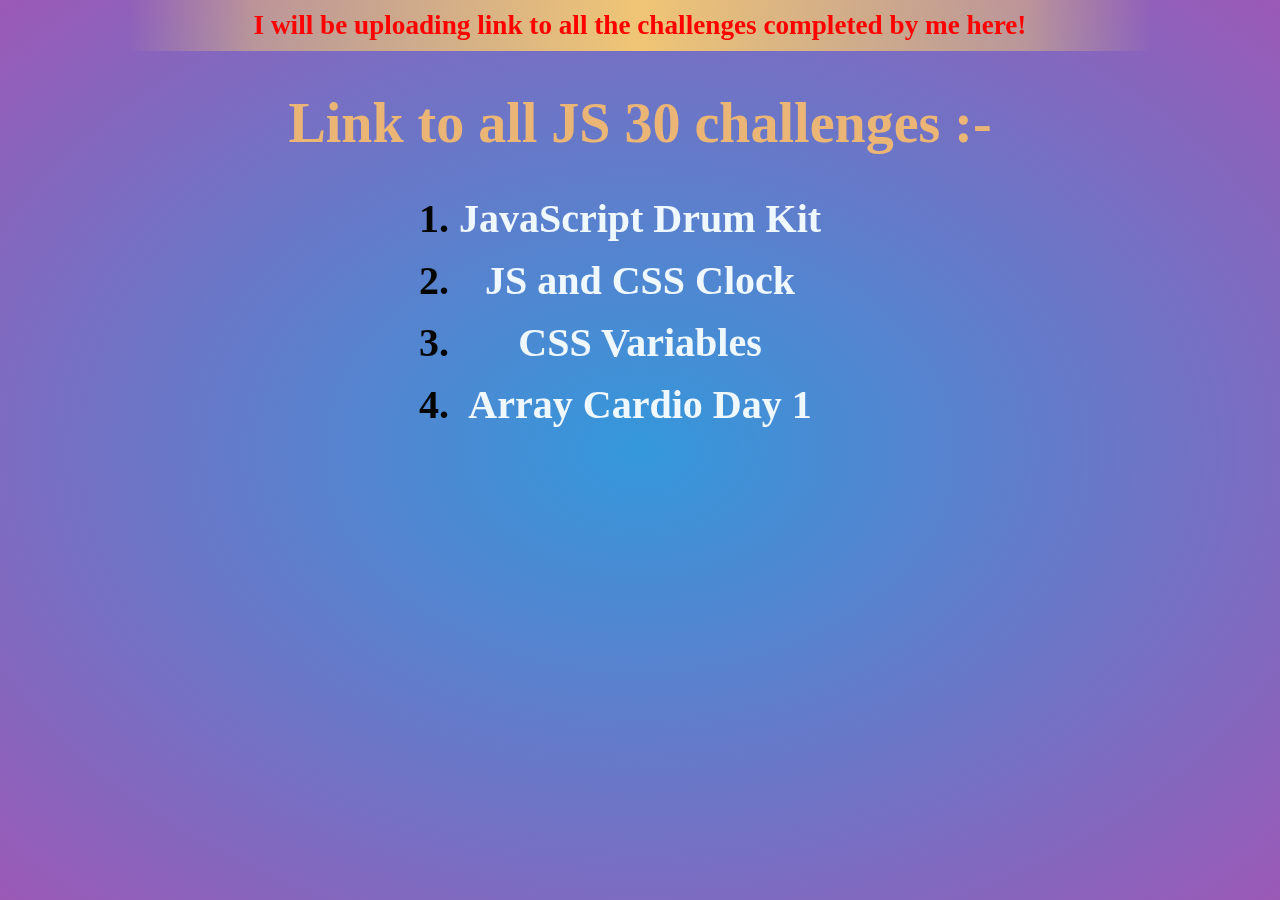
<file: index.html>
<!DOCTYPE html>
<html lang="en">
  <head>
    <meta charset="UTF-8" />
    <title>JS 30 challenges</title>
    <link rel="stylesheet" href="style.css" />
  </head>
  <body>
    <div class="radial-gradient">
      <header>
        I will be uploading link to all the challenges completed by me here!
      </header>
      <div>
        <h1>Link to all JS 30 challenges :-</h1>
        <ol>
          <li>
            <a href="01 - JavaScript Drum Kit">JavaScript Drum Kit</a>
          </li>
          <li>
            <a href="02 - JS and CSS Clock\">JS and CSS Clock</a>
          </li>
          <li><a href="03 - CSS Variables">CSS Variables</a></li>
          <li><a href="04 - Array Cardio Day 1">Array Cardio Day 1</a></li>
          <!--  <li><a href="05 - Flex Panel Gallery">Flex Panel Gallery</a></li>
        --></ol>
      </div>
    </div>
    <script src="https://cdnjs.cloudflare.com/ajax/libs/jquery/2.1.3/jquery.min.js"></script>
    <script>
      $(document).mousemove(function (event) {
        windowWidth = $(window).width();
        windowHeight = $(window).height();

        mouseXpercentage = Math.round((event.pageX / windowWidth) * 100);
        mouseYpercentage = Math.round((event.pageY / windowHeight) * 100);

        $(".radial-gradient").css(
          "background",
          "radial-gradient(at " +
            mouseXpercentage +
            "% " +
            mouseYpercentage +
            "%, #3498db, #9b59b6)"
        );
      });
    </script>
  </body>
</html>
</file>
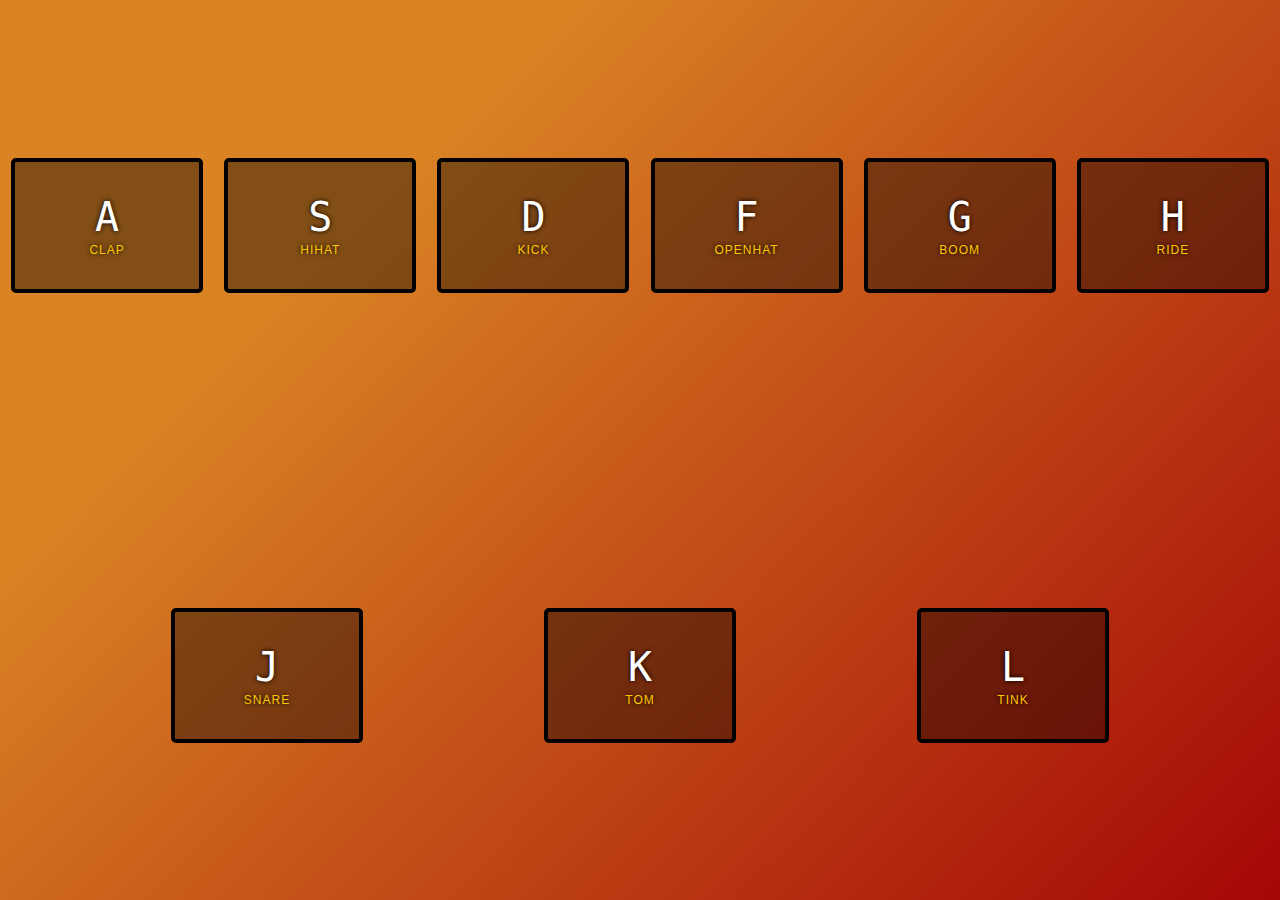
<file: 01 - JavaScript Drum Kit/index.html>
<!DOCTYPE html>
<html lang="en">
  <head>
    <meta charset="UTF-8" />
    <title>JS Drum Kit</title>
    <link rel="stylesheet" href="style.css" />
  </head>
  <body>
    <div class="keys">
      <button data-key="65" class="key" onclick="playSound(65)">
        <kbd>A</kbd>
        <span class="sound">clap</span>
      </button>
      <button data-key="83" class="key" onclick="playSound(83)">
        <kbd>S</kbd>
        <span class="sound">hihat</span>
      </button>
      <button data-key="68" class="key" onclick="playSound(68)">
        <kbd>D</kbd>
        <span class="sound">kick</span>
      </button>
      <button data-key="70" class="key" onclick="playSound(70)">
        <kbd>F</kbd>
        <span class="sound">openhat</span>
      </button>
      <button data-key="71" class="key" onclick="playSound(71)">
        <kbd>G</kbd>
        <span class="sound">boom</span>
      </button>
      <button data-key="72" class="key" onclick="playSound(72)">
        <kbd>H</kbd>
        <span class="sound">ride</span>
      </button>
      <button data-key="74" class="key" onclick="playSound(74)">
        <kbd>J</kbd>
        <span class="sound">snare</span>
      </button>
      <button data-key="75" class="key" onclick="playSound(75)">
        <kbd>K</kbd>
        <span class="sound">tom</span>
      </button>
      <button data-key="76" class="key" onclick="playSound(76)">
        <kbd>L</kbd>
        <span class="sound">tink</span>
      </button>
    </div>

    <audio data-key="65" src="sounds/clap.wav"></audio>
    <audio data-key="83" src="sounds/hihat.wav"></audio>
    <audio data-key="68" src="sounds/kick.wav"></audio>
    <audio data-key="70" src="sounds/openhat.wav"></audio>
    <audio data-key="71" src="sounds/boom.wav"></audio>
    <audio data-key="72" src="sounds/ride.wav"></audio>
    <audio data-key="74" src="sounds/snare.wav"></audio>
    <audio data-key="75" src="sounds/tom.wav"></audio>
    <audio data-key="76" src="sounds/tink.wav"></audio>

    <script>
      const keys = Array.from(document.querySelectorAll(".key"));

      const play = (audio, key) => {
        if (!audio) return;
        key.classList.add("playing");
        audio.currentTime = 0;
        audio.play();
      };

      const playSound = (code) => {
        const audio = document.querySelector(`audio[data-key='${code}']`);
        const key = document.querySelector(`button[data-key='${code}']`);
        play(audio, key);
      };

      const playSoundFromKeyboard = (e) => {
        const audio = document.querySelector(`audio[data-key='${e.keyCode}']`);
        const key = document.querySelector(`button[data-key='${e.keyCode}']`);
        play(audio, key);
      };

      const removeTransition = (e) => {
        if (e.propertyName !== "transform") return;
        e.target.classList.remove("playing");
      };

      keys.forEach((key) =>
        key.addEventListener("transitionend", removeTransition)
      );

      window.addEventListener("keydown", playSoundFromKeyboard);
    </script>
  </body>
</html>
</file>
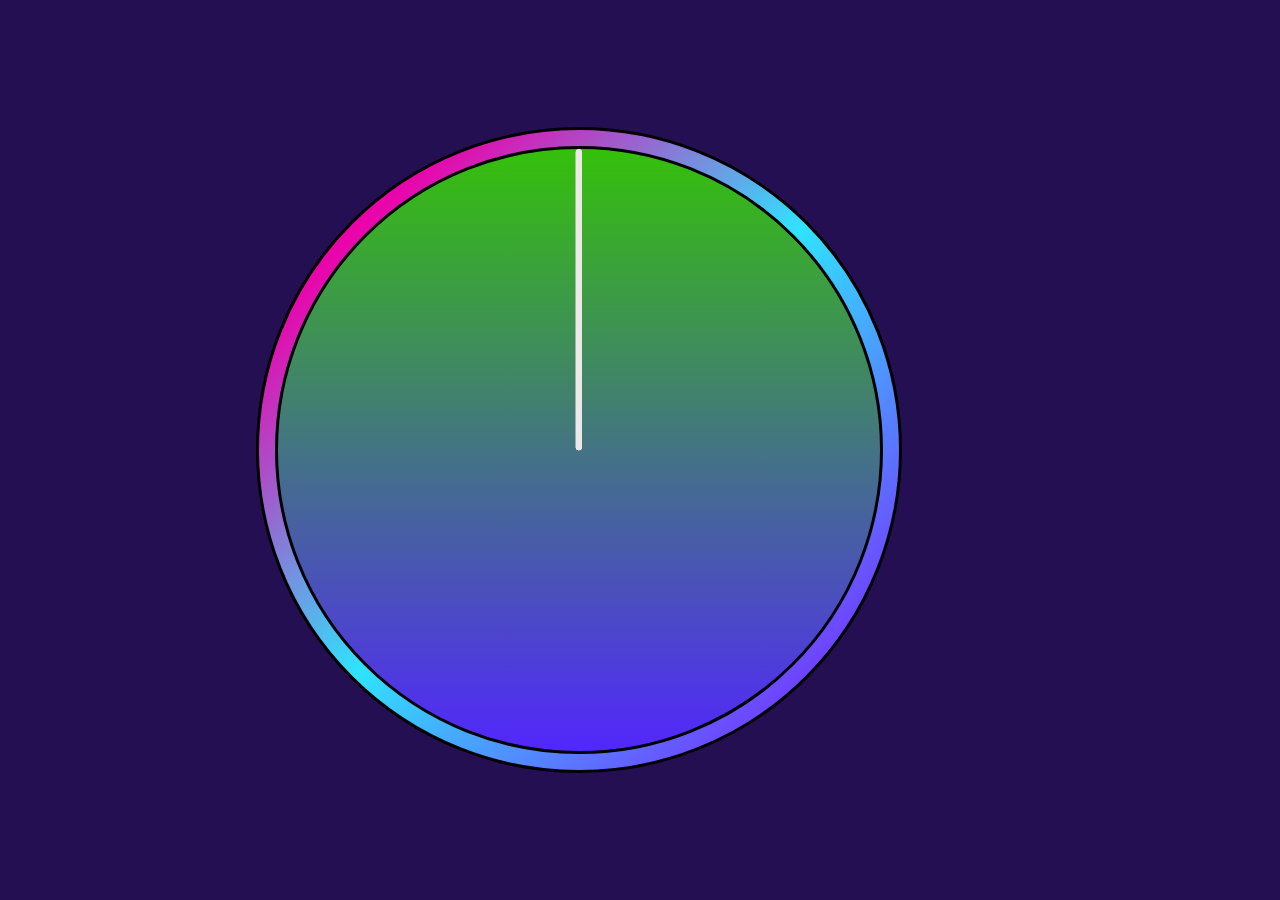
<file: 02 - JS and CSS Clock/index.html>
<!DOCTYPE html>
<html lang="en">
  <head>
    <meta charset="UTF-8" />
    <link rel="stylesheet" href="style.css" />
    <title>JS + CSS Clock</title>
  </head>
  <body>
    <div class="clock outer-ring center"></div>
    <div class="clock-face inner-ring center">
      <div class="hand hour-hand"></div>
      <div class="hand min-hand"></div>
      <div class="hand second-hand"></div>
    </div>

    <script>
      const secondHand = document.querySelector(".second-hand");
      const minutesHand = document.querySelector(".min-hand");
      const hoursHand = document.querySelector(".hour-hand");

      const setDate = () => {
        const now = new Date();

        const seconds = now.getSeconds();
        const hours = now.getHours();
        const minutes = now.getMinutes();

        const secondDegrees = (seconds / 60) * 360 + 90;
        const minuteDegrees = (minutes / 60) * 360 + 90;
        const hourDegrees = (hours / 60) * 360 + 90;

        secondHand.style.transform = `rotate(${secondDegrees}deg)`;

        minutesHand.style.transform = `rotate(${minuteDegrees}deg)`;

        hoursHand.style.transform = `rotate(${hourDegrees}deg)`;
      };

      setInterval(setDate, 1000);
    </script>
  </body>
</html>
</file>
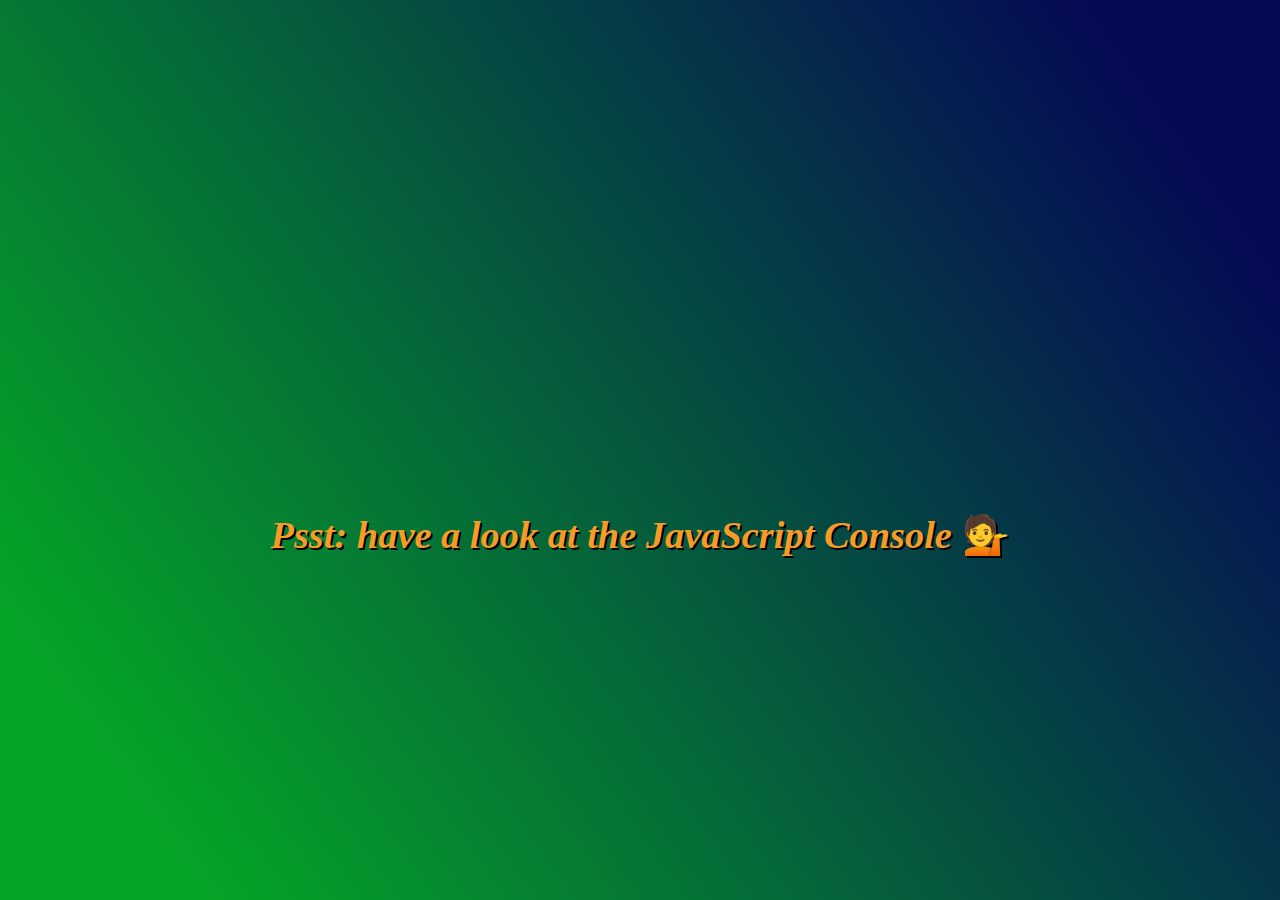
<file: 04 - Array Cardio Day 1/index.html>
<!DOCTYPE html>
<html lang="en">
  <head>
    <meta charset="UTF-8" />
    <link rel="stylesheet" href="style.css" />
    <title>Array Cardio 💪</title>
  </head>
  <body>
    <div>
      <h1><em>Psst: have a look at the JavaScript Console</em> 💁</h1>
    </div>

    <script>
      // Get your shorts on - this is an array workout!
      // ## Array Cardio Day 1

      // Some data we can work with

      const inventors = [
        { first: "Albert", last: "Einstein", year: 1879, passed: 1955 },
        { first: "Isaac", last: "Newton", year: 1643, passed: 1727 },
        { first: "Galileo", last: "Galilei", year: 1564, passed: 1642 },
        { first: "Marie", last: "Curie", year: 1867, passed: 1934 },
        { first: "Johannes", last: "Kepler", year: 1571, passed: 1630 },
        { first: "Nicolaus", last: "Copernicus", year: 1473, passed: 1543 },
        { first: "Max", last: "Planck", year: 1858, passed: 1947 },
        { first: "Katherine", last: "Blodgett", year: 1898, passed: 1979 },
        { first: "Ada", last: "Lovelace", year: 1815, passed: 1852 },
        { first: "Sarah E.", last: "Goode", year: 1855, passed: 1905 },
        { first: "Lise", last: "Meitner", year: 1878, passed: 1968 },
        { first: "Hanna", last: "Hammarström", year: 1829, passed: 1909 },
      ];

      const people = [
        "Bernhard, Sandra",
        "Bethea, Erin",
        "Becker, Carl",
        "Bentsen, Lloyd",
        "Beckett, Samuel",
        "Blake, William",
        "Berger, Ric",
        "Beddoes, Mick",
        "Beethoven, Ludwig",
        "Belloc, Hilaire",
        "Begin, Menachem",
        "Bellow, Saul",
        "Benchley, Robert",
        "Blair, Robert",
        "Benenson, Peter",
        "Benjamin, Walter",
        "Berlin, Irving",
        "Benn, Tony",
        "Benson, Leana",
        "Bent, Silas",
        "Berle, Milton",
        "Berry, Halle",
        "Biko, Steve",
        "Beck, Glenn",
        "Bergman, Ingmar",
        "Black, Elk",
        "Berio, Luciano",
        "Berne, Eric",
        "Berra, Yogi",
        "Berry, Wendell",
        "Bevan, Aneurin",
        "Ben-Gurion, David",
        "Bevel, Ken",
        "Biden, Joseph",
        "Bennington, Chester",
        "Bierce, Ambrose",
        "Billings, Josh",
        "Birrell, Augustine",
        "Blair, Tony",
        "Beecher, Henry",
        "Biondo, Frank",
      ];

      // Array.prototype.filter()
      // 1. Filter the list of inventors for those who were born in the 1500's
      console.log(inventors.filter((i) => i.year < 1600 && i.year > 1499));

      // Array.prototype.map()
      // 2. Give us an array of the inventors first and last names
      console.log(inventors.map((i) => i.first + " " + i.last));

      // Array.prototype.sort()
      // 3. Sort the inventors by birthdate, oldest to youngest
      console.log(inventors.sort((a, b) => a.year - b.year));

      // Array.prototype.reduce()
      // 4. How many years did all the inventors live all together?
      console.log(
        inventors.reduce((total, num) => {
          return total + (num.passed - num.year);
        }, 0)
      );

      // 5. Sort the inventors by years lived
      console.log(
        inventors.sort((a, b) => {
          const lastPerson = a.passed - a.year;
          const firstPerson = b.passed - b.year;
          return lastPerson - firstPerson;
        })
      );
      // 6. create a list of Boulevards in Paris that contain 'de' anywhere in the name
      // https://en.wikipedia.org/wiki/Category:Boulevards_in_Paris

      // const category = document.querySelector(".mw-category");
      // const links = Array.from(category.querySelectorAll("a"));
      // const de = links.map(i => i.textContent).filter(j => j.includes("de"));
      // console.log(de)

      // 7. sort Exercise
      // Sort the people alphabetically by last name
      const peoples = people.sort((lastPerson, firstPerson) => {
        const [alast, afirst] = lastPerson.split(", ");
        const [blast, bfirst] = firstPerson.split(", ");
        return alast > blast ? 1 : -1;
      });
      console.log(people.sort());

      // 8. Reduce Exercise
      // Sum up the instances of each of these
      const data = [
        "car",
        "car",
        "truck",
        "truck",
        "bike",
        "walk",
        "car",
        "van",
        "bike",
        "walk",
        "car",
        "van",
        "car",
        "truck",
      ];

      console.log(
        data.reduce((total, item) => {
          if (!total[item]) {
            total[item] = 0;
          }
          total[item]++;
          return total;
        }, {})
      );
    </script>
  </body>
</html>
</file>
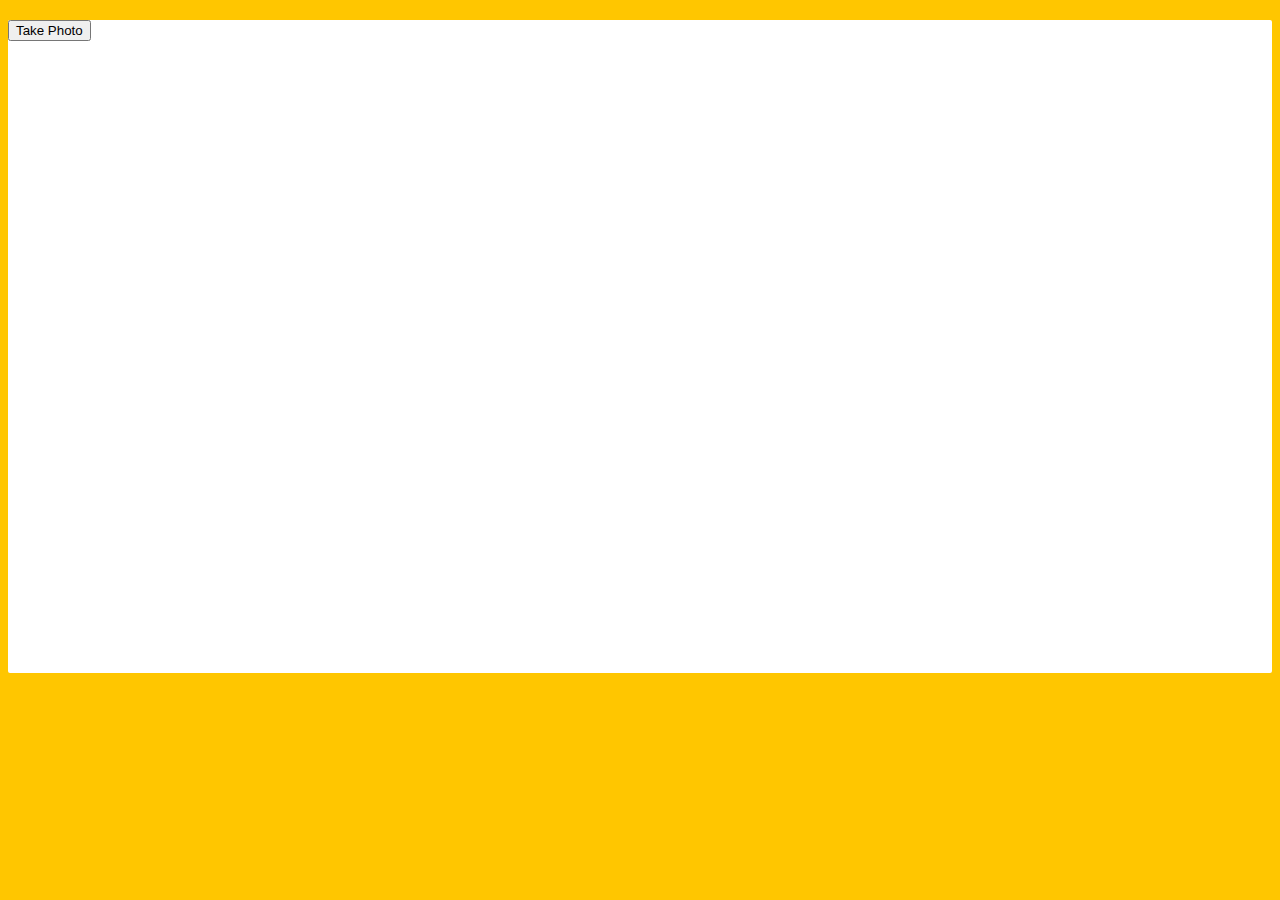
<file: 19 - Webcam Fun/index.html>
<!DOCTYPE html>
<html lang="en">
<head>
  <meta charset="UTF-8">
  <title>Get User Media Code Along!</title>
  <link rel="stylesheet" href="style.css">
</head>
<body>

  <div class="photobooth">
    <div class="controls">
      <button onClick="takePhoto()">Take Photo</button>
<!--       <div class="rgb">
        <label for="rmin">Red Min:</label>
        <input type="range" min=0 max=255 name="rmin">
        <label for="rmax">Red Max:</label>
        <input type="range" min=0 max=255 name="rmax">

        <br>

        <label for="gmin">Green Min:</label>
        <input type="range" min=0 max=255 name="gmin">
        <label for="gmax">Green Max:</label>
        <input type="range" min=0 max=255 name="gmax">

        <br>

        <label for="bmin">Blue Min:</label>
        <input type="range" min=0 max=255 name="bmin">
        <label for="bmax">Blue Max:</label>
        <input type="range" min=0 max=255 name="bmax">
      </div> -->
    </div>

    <canvas class="photo"></canvas>
    <video class="player"></video>
    <div class="strip"></div>
  </div>

  <audio class="snap" src="./snap.mp3" hidden></audio>

  <script src="scripts.js"></script>

</body>
</html>
</file>
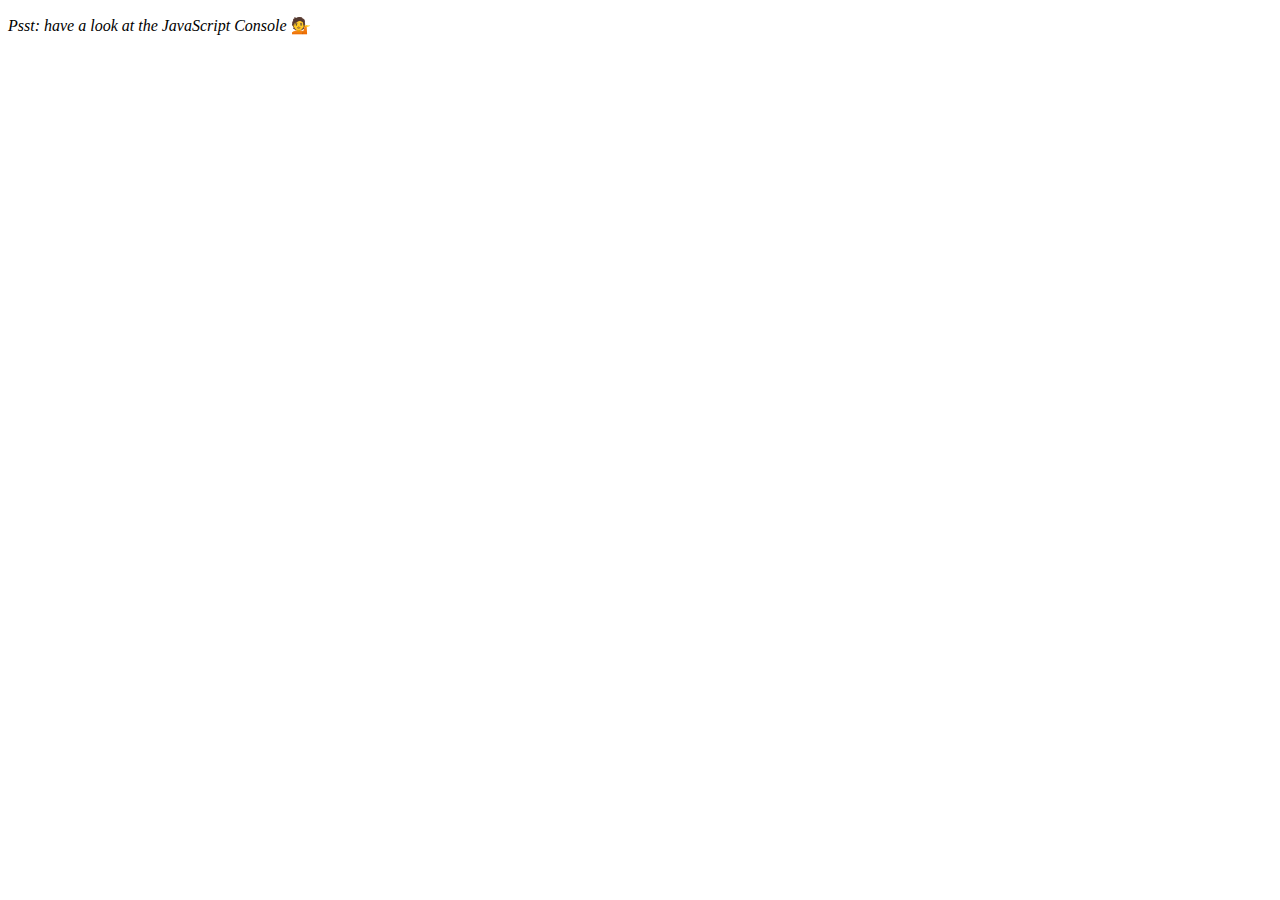
<file: 04 - Array Cardio Day 1/index-START.html>
<!DOCTYPE html>
<html lang="en">
<head>
  <meta charset="UTF-8">
  <title>Array Cardio 💪</title>
</head>
<body>
  <p><em>Psst: have a look at the JavaScript Console</em> 💁</p>
  <script>
    // Get your shorts on - this is an array workout!
    // ## Array Cardio Day 1

    // Some data we can work with

    const inventors = [
      { first: 'Albert', last: 'Einstein', year: 1879, passed: 1955 },
      { first: 'Isaac', last: 'Newton', year: 1643, passed: 1727 },
      { first: 'Galileo', last: 'Galilei', year: 1564, passed: 1642 },
      { first: 'Marie', last: 'Curie', year: 1867, passed: 1934 },
      { first: 'Johannes', last: 'Kepler', year: 1571, passed: 1630 },
      { first: 'Nicolaus', last: 'Copernicus', year: 1473, passed: 1543 },
      { first: 'Max', last: 'Planck', year: 1858, passed: 1947 },
      { first: 'Katherine', last: 'Blodgett', year: 1898, passed: 1979 },
      { first: 'Ada', last: 'Lovelace', year: 1815, passed: 1852 },
      { first: 'Sarah E.', last: 'Goode', year: 1855, passed: 1905 },
      { first: 'Lise', last: 'Meitner', year: 1878, passed: 1968 },
      { first: 'Hanna', last: 'Hammarström', year: 1829, passed: 1909 }
    ];

    const people = [
      'Bernhard, Sandra', 'Bethea, Erin', 'Becker, Carl', 'Bentsen, Lloyd', 'Beckett, Samuel', 'Blake, William', 'Berger, Ric', 'Beddoes, Mick', 'Beethoven, Ludwig',
      'Belloc, Hilaire', 'Begin, Menachem', 'Bellow, Saul', 'Benchley, Robert', 'Blair, Robert', 'Benenson, Peter', 'Benjamin, Walter', 'Berlin, Irving',
      'Benn, Tony', 'Benson, Leana', 'Bent, Silas', 'Berle, Milton', 'Berry, Halle', 'Biko, Steve', 'Beck, Glenn', 'Bergman, Ingmar', 'Black, Elk', 'Berio, Luciano',
      'Berne, Eric', 'Berra, Yogi', 'Berry, Wendell', 'Bevan, Aneurin', 'Ben-Gurion, David', 'Bevel, Ken', 'Biden, Joseph', 'Bennington, Chester', 'Bierce, Ambrose',
      'Billings, Josh', 'Birrell, Augustine', 'Blair, Tony', 'Beecher, Henry', 'Biondo, Frank'
    ];
    
    // Array.prototype.filter()
    // 1. Filter the list of inventors for those who were born in the 1500's

    // Array.prototype.map()
    // 2. Give us an array of the inventors first and last names

    // Array.prototype.sort()
    // 3. Sort the inventors by birthdate, oldest to youngest

    // Array.prototype.reduce()
    // 4. How many years did all the inventors live all together?

    // 5. Sort the inventors by years lived

    // 6. create a list of Boulevards in Paris that contain 'de' anywhere in the name
    // https://en.wikipedia.org/wiki/Category:Boulevards_in_Paris


    // 7. sort Exercise
    // Sort the people alphabetically by last name

    // 8. Reduce Exercise
    // Sum up the instances of each of these
    const data = ['car', 'car', 'truck', 'truck', 'bike', 'walk', 'car', 'van', 'bike', 'walk', 'car', 'van', 'car', 'truck' ];

  </script>
</body>
</html>
</file>
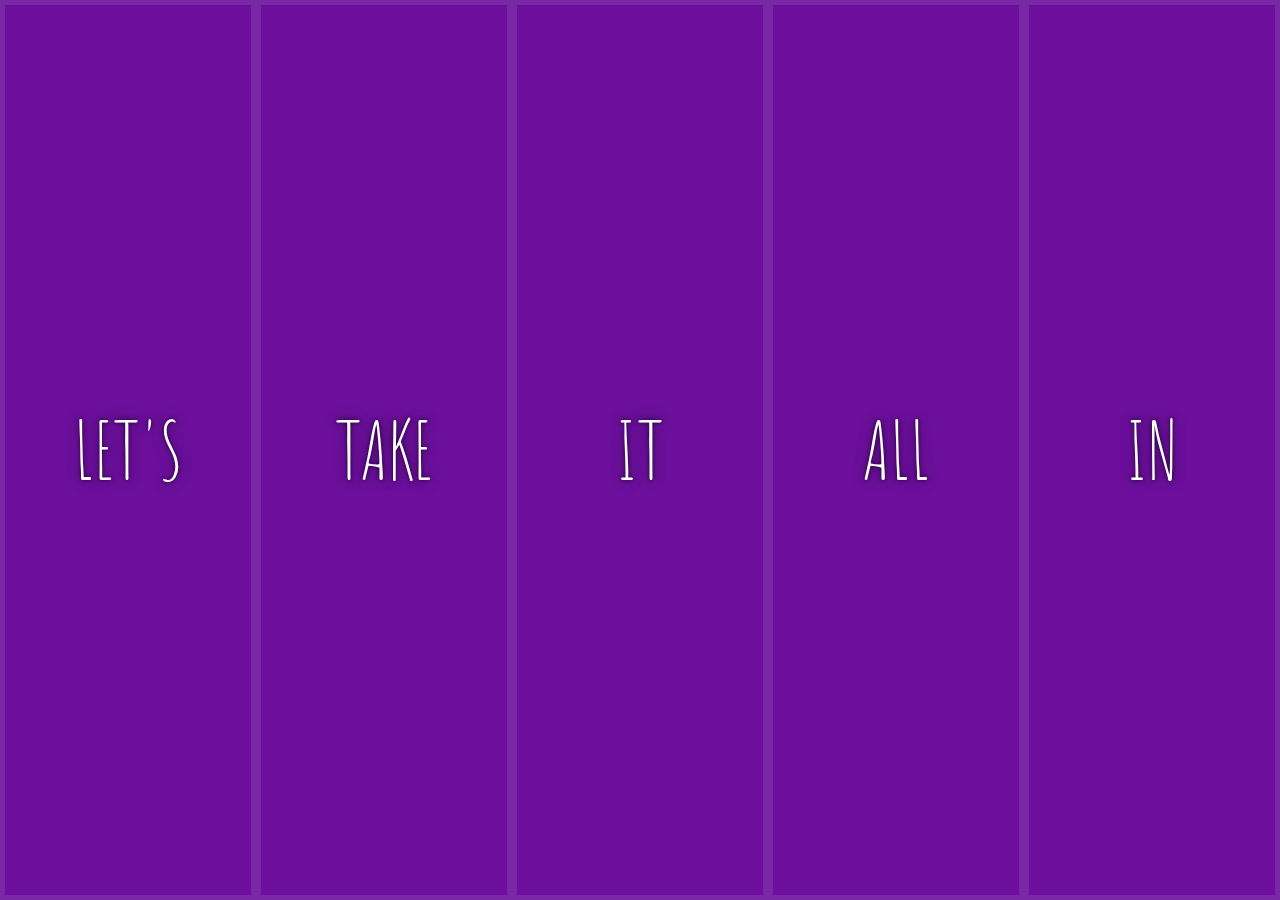
<file: 05 - Flex Panel Gallery/index-FINISHED.html>
<!DOCTYPE html>
<html lang="en">
<head>
  <meta charset="UTF-8">
  <title>Flex Panels 💪</title>
  <link href='https://fonts.googleapis.com/css?family=Amatic+SC' rel='stylesheet' type='text/css'>
</head>
<body>
  <style>
    html {
      box-sizing: border-box;
      background: #ffc600;
      font-family: 'helvetica neue';
      font-size: 20px;
      font-weight: 200;
    }
    
    body {
      margin: 0;
    }
    
    *, *:before, *:after {
      box-sizing: inherit;
    }

    .panels {
      min-height: 100vh;
      overflow: hidden;
      display: flex;
    }

    .panel {
      background: #6B0F9C;
      box-shadow: inset 0 0 0 5px rgba(255,255,255,0.1);
      color: white;
      text-align: center;
      align-items: center;
      /* Safari transitionend event.propertyName === flex */
      /* Chrome + FF transitionend event.propertyName === flex-grow */
      transition:
        font-size 0.7s cubic-bezier(0.61,-0.19, 0.7,-0.11),
        flex 0.7s cubic-bezier(0.61,-0.19, 0.7,-0.11),
        background 0.2s;
      font-size: 20px;
      background-size: cover;
      background-position: center;
      flex: 1;
      justify-content: center;
      display: flex;
      flex-direction: column;
    }

    .panel1 { background-image:url(https://source.unsplash.com/gYl-UtwNg_I/1500x1500); }
    .panel2 { background-image:url(https://source.unsplash.com/rFKUFzjPYiQ/1500x1500); }
    .panel3 { background-image:url(https://images.unsplash.com/photo-1465188162913-8fb5709d6d57?ixlib=rb-0.3.5&q=80&fm=jpg&crop=faces&cs=tinysrgb&w=1500&h=1500&fit=crop&s=967e8a713a4e395260793fc8c802901d); }
    .panel4 { background-image:url(https://source.unsplash.com/ITjiVXcwVng/1500x1500); }
    .panel5 { background-image:url(https://source.unsplash.com/3MNzGlQM7qs/1500x1500); }

    /* Flex Items */
    .panel > * {
      margin: 0;
      width: 100%;
      transition: transform 0.5s;
      flex: 1 0 auto;
      display: flex;
      justify-content: center;
      align-items: center;
    }

    .panel > *:first-child { transform: translateY(-100%); }
    .panel.open-active > *:first-child { transform: translateY(0); }
    .panel > *:last-child { transform: translateY(100%); }
    .panel.open-active > *:last-child { transform: translateY(0); }

    .panel p {
      text-transform: uppercase;
      font-family: 'Amatic SC', cursive;
      text-shadow: 0 0 4px rgba(0, 0, 0, 0.72), 0 0 14px rgba(0, 0, 0, 0.45);
      font-size: 2em;
    }
    
    .panel p:nth-child(2) {
      font-size: 4em;
    }

    .panel.open {
      flex: 5;
      font-size: 40px;
    }
    
    @media only screen and (max-width: 600px) {
      .panel p {
        font-size: 1em;
      }
    }
  </style>


  <div class="panels">
    <div class="panel panel1">
      <p>Hey</p>
      <p>Let's</p>
      <p>Dance</p>
    </div>
    <div class="panel panel2">
      <p>Give</p>
      <p>Take</p>
      <p>Receive</p>
    </div>
    <div class="panel panel3">
      <p>Experience</p>
      <p>It</p>
      <p>Today</p>
    </div>
    <div class="panel panel4">
      <p>Give</p>
      <p>All</p>
      <p>You can</p>
    </div>
    <div class="panel panel5">
      <p>Life</p>
      <p>In</p>
      <p>Motion</p>
    </div>
  </div>

  <script>
    const panels = document.querySelectorAll('.panel');

    function toggleOpen() {
      console.log('Hello');
      this.classList.toggle('open');
    }

    function toggleActive(e) {
      console.log(e.propertyName);
      if (e.propertyName.includes('flex')) {
        this.classList.toggle('open-active');
      }
    }

    panels.forEach(panel => panel.addEventListener('click', toggleOpen));
    panels.forEach(panel => panel.addEventListener('transitionend', toggleActive));
  </script>

</body>
</html>
</file>
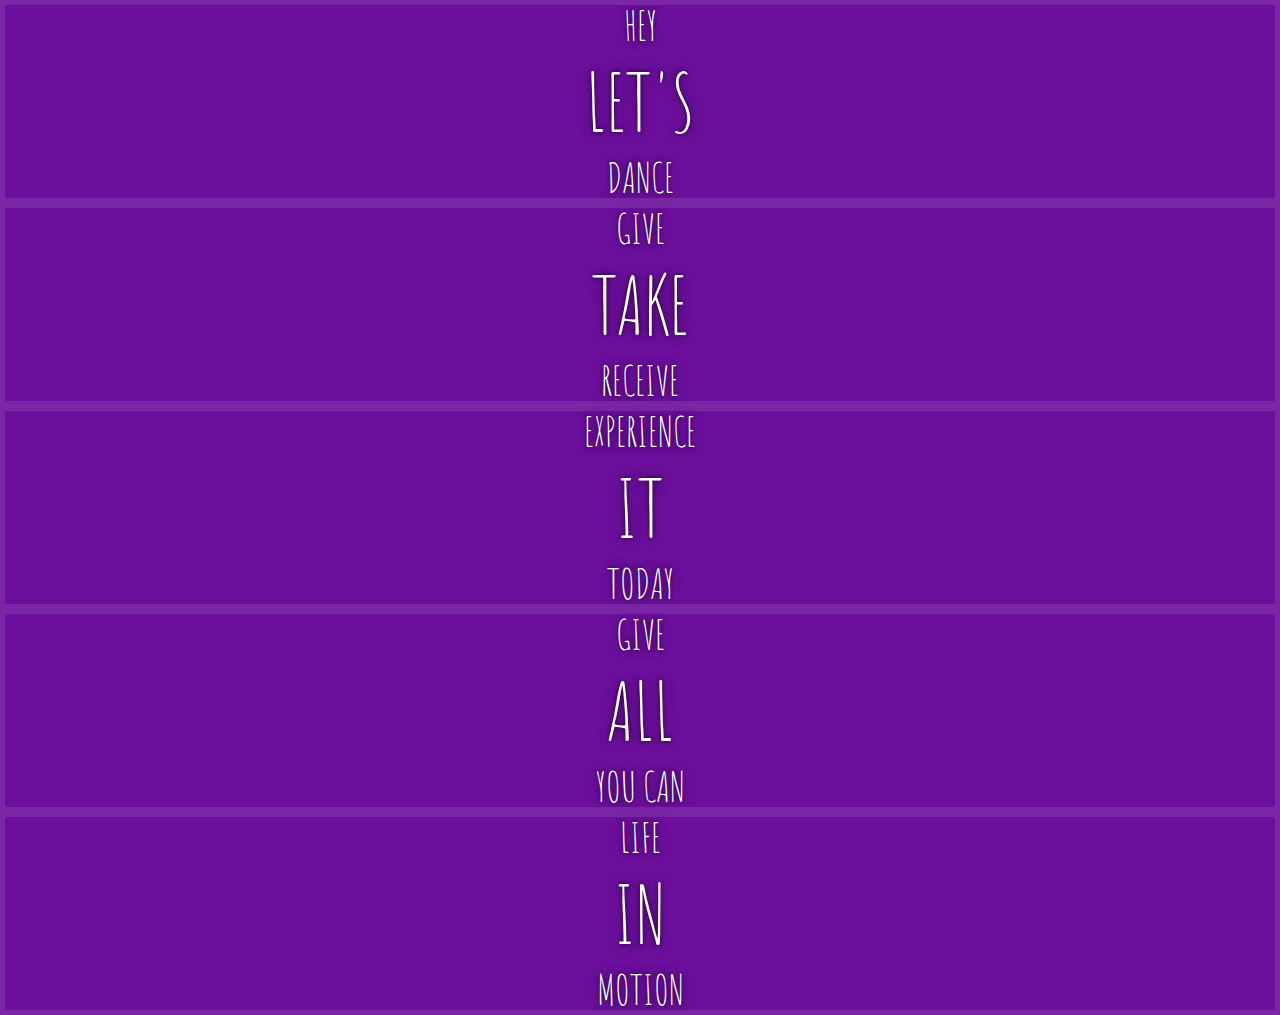
<file: 05 - Flex Panel Gallery/index-START.html>
<!DOCTYPE html>
<html lang="en">
<head>
  <meta charset="UTF-8">
  <title>Flex Panels 💪</title>
  <link href='https://fonts.googleapis.com/css?family=Amatic+SC' rel='stylesheet' type='text/css'>
</head>
<body>
  <style>
    html {
      box-sizing: border-box;
      background: #ffc600;
      font-family: 'helvetica neue';
      font-size: 20px;
      font-weight: 200;
    }
    
    body {
      margin: 0;
    }
    
    *, *:before, *:after {
      box-sizing: inherit;
    }

    .panels {
      min-height: 100vh;
      overflow: hidden;
    }

    .panel {
      background: #6B0F9C;
      box-shadow: inset 0 0 0 5px rgba(255,255,255,0.1);
      color: white;
      text-align: center;
      align-items: center;
      /* Safari transitionend event.propertyName === flex */
      /* Chrome + FF transitionend event.propertyName === flex-grow */
      transition:
        font-size 0.7s cubic-bezier(0.61,-0.19, 0.7,-0.11),
        flex 0.7s cubic-bezier(0.61,-0.19, 0.7,-0.11),
        background 0.2s;
      font-size: 20px;
      background-size: cover;
      background-position: center;
    }

    .panel1 { background-image:url(https://source.unsplash.com/gYl-UtwNg_I/1500x1500); }
    .panel2 { background-image:url(https://source.unsplash.com/rFKUFzjPYiQ/1500x1500); }
    .panel3 { background-image:url(https://images.unsplash.com/photo-1465188162913-8fb5709d6d57?ixlib=rb-0.3.5&q=80&fm=jpg&crop=faces&cs=tinysrgb&w=1500&h=1500&fit=crop&s=967e8a713a4e395260793fc8c802901d); }
    .panel4 { background-image:url(https://source.unsplash.com/ITjiVXcwVng/1500x1500); }
    .panel5 { background-image:url(https://source.unsplash.com/3MNzGlQM7qs/1500x1500); }

    /* Flex Children */
    .panel > * {
      margin: 0;
      width: 100%;
      transition: transform 0.5s;
    }

    .panel p {
      text-transform: uppercase;
      font-family: 'Amatic SC', cursive;
      text-shadow: 0 0 4px rgba(0, 0, 0, 0.72), 0 0 14px rgba(0, 0, 0, 0.45);
      font-size: 2em;
    }
    
    .panel p:nth-child(2) {
      font-size: 4em;
    }

    .panel.open {
      font-size: 40px;
    }

  </style>


  <div class="panels">
    <div class="panel panel1">
      <p>Hey</p>
      <p>Let's</p>
      <p>Dance</p>
    </div>
    <div class="panel panel2">
      <p>Give</p>
      <p>Take</p>
      <p>Receive</p>
    </div>
    <div class="panel panel3">
      <p>Experience</p>
      <p>It</p>
      <p>Today</p>
    </div>
    <div class="panel panel4">
      <p>Give</p>
      <p>All</p>
      <p>You can</p>
    </div>
    <div class="panel panel5">
      <p>Life</p>
      <p>In</p>
      <p>Motion</p>
    </div>
  </div>

  <script>

  </script>



</body>
</html>
</file>
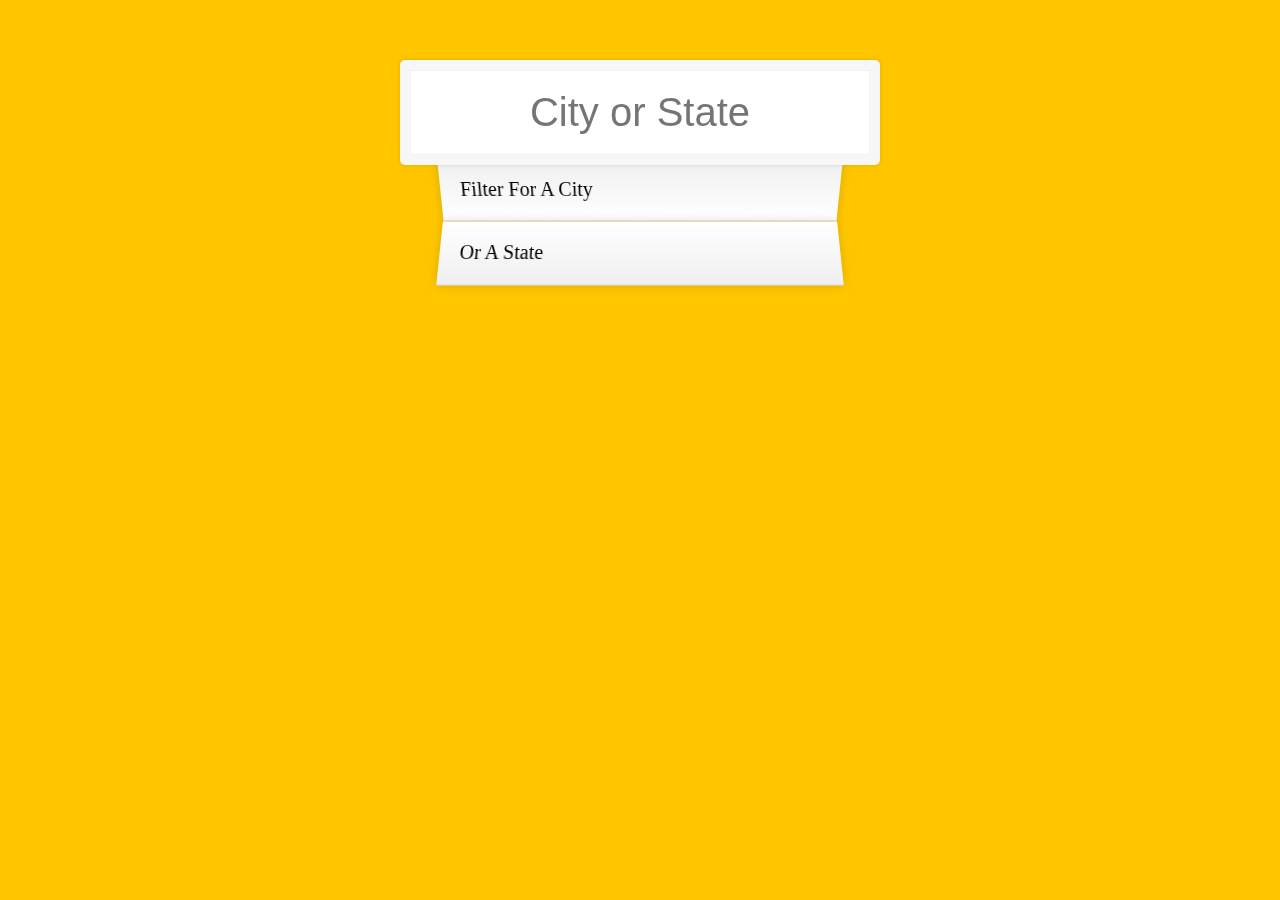
<file: 06 - Type Ahead/index-FINISHED.html>
<!DOCTYPE html>
<html lang="en">
<head>
  <meta charset="UTF-8">
  <title>Type Ahead 👀</title>
  <link rel="stylesheet" href="style.css">
</head>
<body>

  <form class="search-form">
    <input type="text" class="search" placeholder="City or State">
    <ul class="suggestions">
      <li>Filter for a city</li>
      <li>or a state</li>
    </ul>
  </form>
<script>
const endpoint = 'https://gist.githubusercontent.com/Miserlou/c5cd8364bf9b2420bb29/raw/2bf258763cdddd704f8ffd3ea9a3e81d25e2c6f6/cities.json';

const cities = [];
fetch(endpoint)
  .then(blob => blob.json())
  .then(data => cities.push(...data));

function findMatches(wordToMatch, cities) {
  return cities.filter(place => {
    // here we need to figure out if the city or state matches what was searched
    const regex = new RegExp(wordToMatch, 'gi');
    return place.city.match(regex) || place.state.match(regex)
  });
}

function numberWithCommas(x) {
  return x.toString().replace(/\B(?=(\d{3})+(?!\d))/g, ',');
}

function displayMatches() {
  const matchArray = findMatches(this.value, cities);
  const html = matchArray.map(place => {
    const regex = new RegExp(this.value, 'gi');
    const cityName = place.city.replace(regex, `<span class="hl">${this.value}</span>`);
    const stateName = place.state.replace(regex, `<span class="hl">${this.value}</span>`);
    return `
      <li>
        <span class="name">${cityName}, ${stateName}</span>
        <span class="population">${numberWithCommas(place.population)}</span>
      </li>
    `;
  }).join('');
  suggestions.innerHTML = html;
}

const searchInput = document.querySelector('.search');
const suggestions = document.querySelector('.suggestions');

searchInput.addEventListener('change', displayMatches);
searchInput.addEventListener('keyup', displayMatches);

</script>
  </body>
</html>
</file>
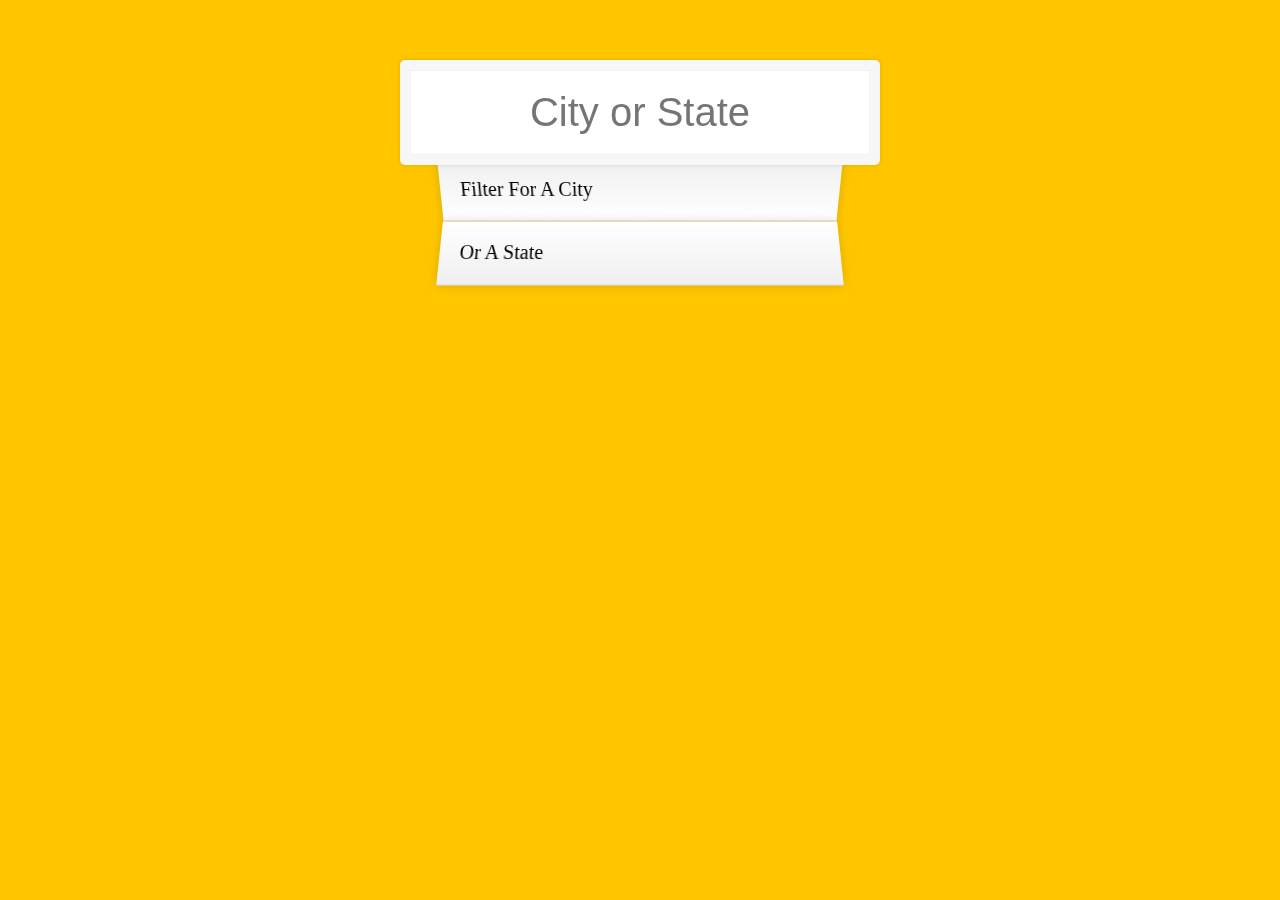
<file: 06 - Type Ahead/index-START.html>
<!DOCTYPE html>
<html lang="en">
<head>
  <meta charset="UTF-8">
  <title>Type Ahead 👀</title>
  <link rel="stylesheet" href="style.css">
</head>
<body>

  <form class="search-form">
    <input type="text" class="search" placeholder="City or State">
    <ul class="suggestions">
      <li>Filter for a city</li>
      <li>or a state</li>
    </ul>
  </form>
<script>
const endpoint = 'https://gist.githubusercontent.com/Miserlou/c5cd8364bf9b2420bb29/raw/2bf258763cdddd704f8ffd3ea9a3e81d25e2c6f6/cities.json';

</script>
</body>
</html>
</file>
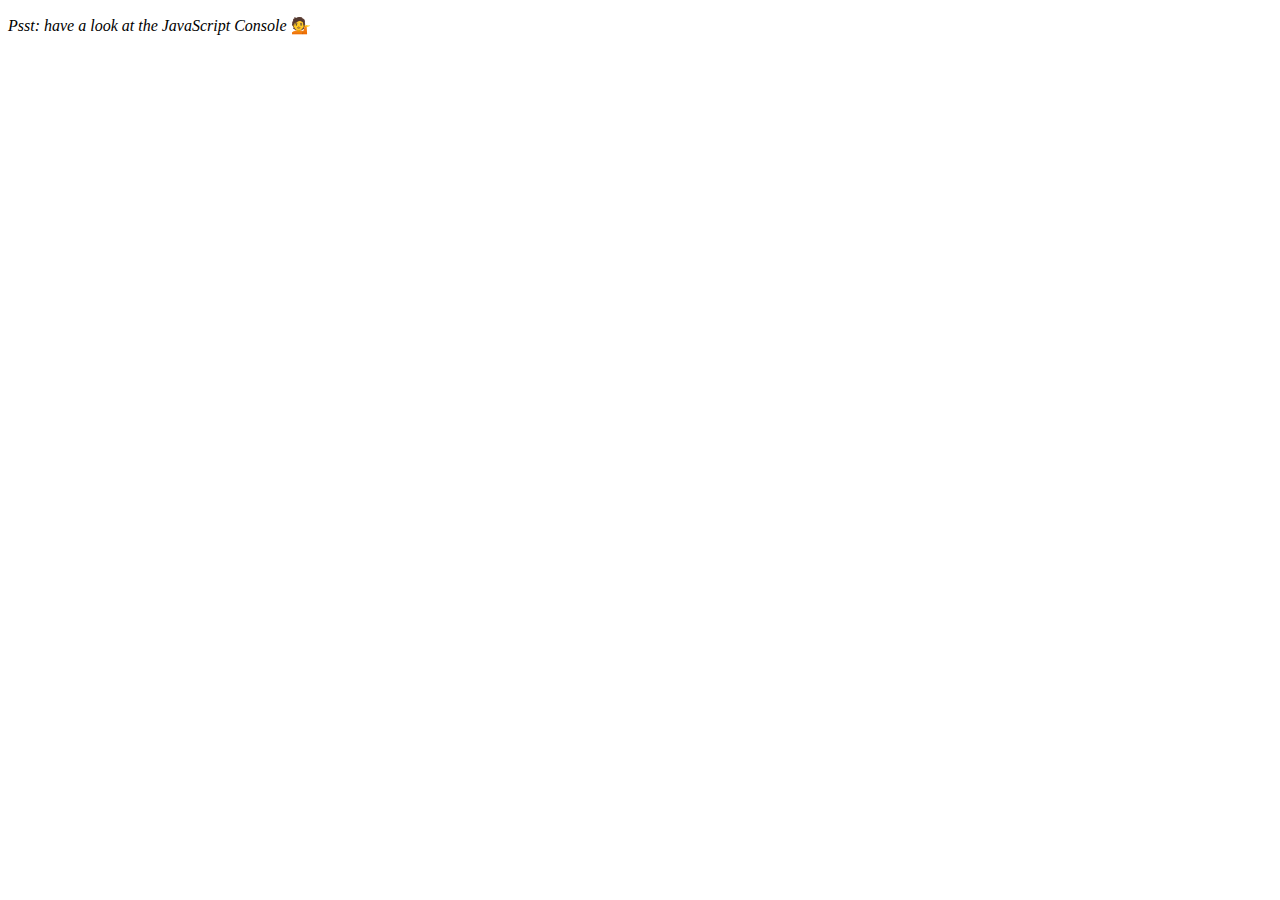
<file: 07 - Array Cardio Day 2/index-FINISHED.html>
<!DOCTYPE html>
<html lang="en">
<head>
  <meta charset="UTF-8">
  <title>Array Cardio 💪💪</title>
</head>
<body>
  <p><em>Psst: have a look at the JavaScript Console</em> 💁</p>
  <script>
    // ## Array Cardio Day 2

    const people = [
      { name: 'Wes', year: 1988 },
      { name: 'Kait', year: 1986 },
      { name: 'Irv', year: 1970 },
      { name: 'Lux', year: 2015 }
    ];

    const comments = [
      { text: 'Love this!', id: 523423 },
      { text: 'Super good', id: 823423 },
      { text: 'You are the best', id: 2039842 },
      { text: 'Ramen is my fav food ever', id: 123523 },
      { text: 'Nice Nice Nice!', id: 542328 }
    ];

    // Some and Every Checks
    // Array.prototype.some() // is at least one person 19?
    // const isAdult = people.some(function(person) {
    //   const currentYear = (new Date()).getFullYear();
    //   if(currentYear - person.year >= 19) {
    //     return true;
    //   }
    // });

    const isAdult = people.some(person => ((new Date()).getFullYear()) - person.year >= 19);

    console.log({isAdult});
    // Array.prototype.every() // is everyone 19?

    const allAdults = people.every(person => ((new Date()).getFullYear()) - person.year >= 19);
    console.log({allAdults});

    // Array.prototype.find()
    // Find is like filter, but instead returns just the one you are looking for
    // find the comment with the ID of 823423


    const comment = comments.find(comment => comment.id === 823423);

    console.log(comment);

    // Array.prototype.findIndex()
    // Find the comment with this ID
    // delete the comment with the ID of 823423
    const index = comments.findIndex(comment => comment.id === 823423);
    console.log(index);

    // comments.splice(index, 1);

    const newComments = [
      ...comments.slice(0, index),
      ...comments.slice(index + 1)
    ];

  </script>
</body>
</html>
</file>
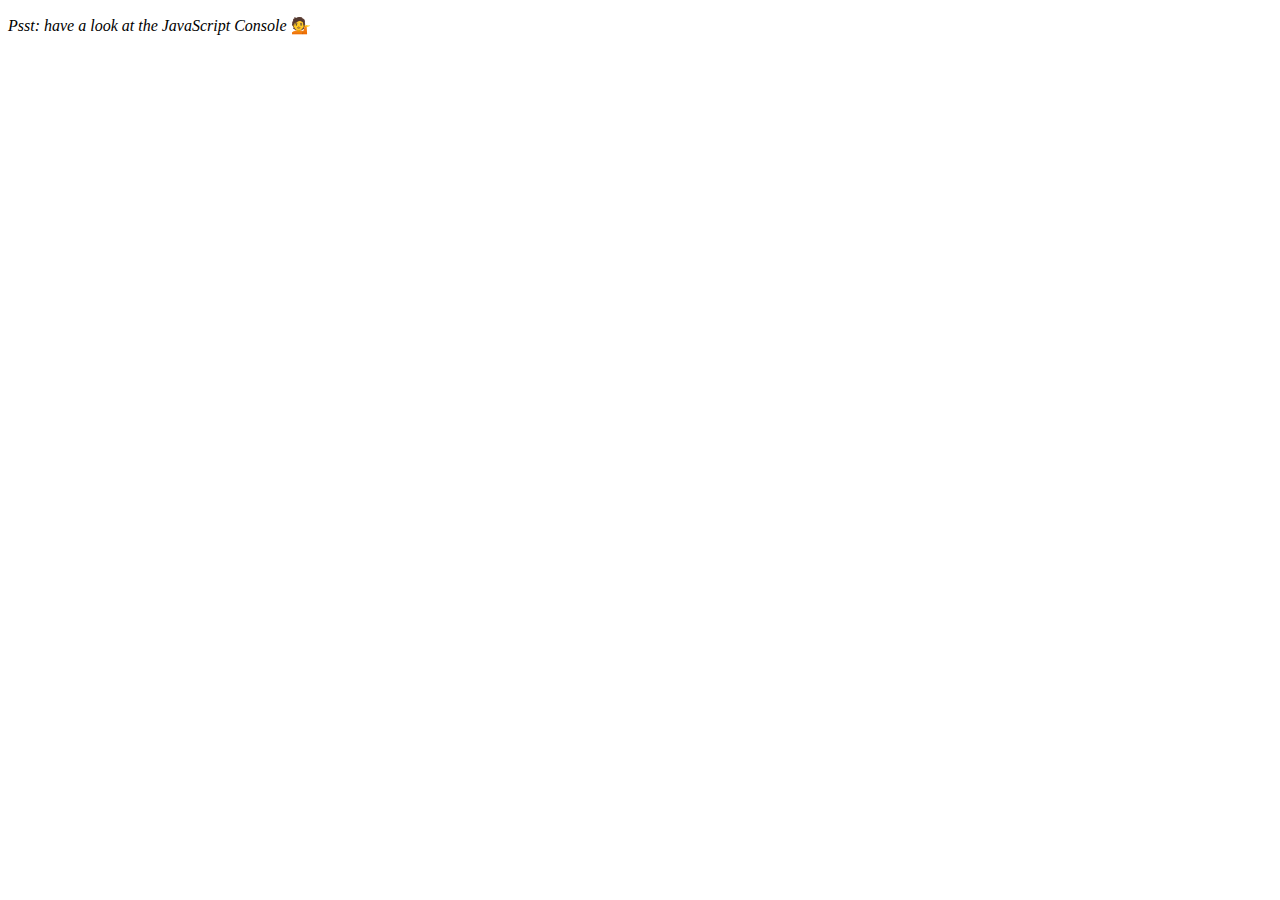
<file: 07 - Array Cardio Day 2/index-START.html>
<!DOCTYPE html>
<html lang="en">
<head>
  <meta charset="UTF-8">
  <title>Array Cardio 💪💪</title>
</head>
<body>
  <p><em>Psst: have a look at the JavaScript Console</em> 💁</p>
  <script>
    // ## Array Cardio Day 2

    const people = [
      { name: 'Wes', year: 1988 },
      { name: 'Kait', year: 1986 },
      { name: 'Irv', year: 1970 },
      { name: 'Lux', year: 2015 }
    ];

    const comments = [
      { text: 'Love this!', id: 523423 },
      { text: 'Super good', id: 823423 },
      { text: 'You are the best', id: 2039842 },
      { text: 'Ramen is my fav food ever', id: 123523 },
      { text: 'Nice Nice Nice!', id: 542328 }
    ];

    // Some and Every Checks
    // Array.prototype.some() // is at least one person 19 or older?
    // Array.prototype.every() // is everyone 19 or older?

    // Array.prototype.find()
    // Find is like filter, but instead returns just the one you are looking for
    // find the comment with the ID of 823423

    // Array.prototype.findIndex()
    // Find the comment with this ID
    // delete the comment with the ID of 823423

  </script>
</body>
</html>
</file>
<file: style.css>
* {
  margin: 0;
  padding: 0;
  box-sizing: border-box;
}

body {
  color: rgb(235, 182, 117);
  text-align: center;
}

.radial-gradient {
  position: fixed;
  top: 0px;
  left: 0px;
  height: 100%;
  width: 100%;
  background: #9b59b6;
  background: radial-gradient(at center, #3498db, #9b59b6);
}

header {
  font-size: 1.7rem;
  color: rgb(255, 0, 0);
  font-weight: 600;
  background: linear-gradient(
    90deg,
    rgba(0, 0, 255, 0) 10%,
    rgb(240, 197, 117, 0.5) 20%,
    rgb(240, 197, 117) 50%,
    rgb(240, 197, 117, 0.5) 80%,
    rgba(0, 0, 255, 0) 90%
  );
  height: max-content;
  padding: 10px 0px;
  display: flex;
  align-items: center;
  justify-content: center;
}

h1 {
  font-size: 3.5rem;
  margin: 40px 0px;
}

ol {
  font-weight: 700;
  color: rgb(5, 5, 0);
  font-size: 2.5rem;
  width: fit-content;
  margin: auto;
}

li {
  margin-bottom: 15px;
}

a {
  text-decoration: none;
  color: aliceblue;
}

@media (max-width: 600px) {
  ol {
    font-size: 20px;
    width: 70vw;
  }

  header {
    font-size: 1rem;
    background: linear-gradient(
      90deg,
      rgba(0, 0, 255, 0) 1%,
      rgba(240, 197, 117, 0.603) 5%,
      rgb(240, 197, 117) 50%,
      rgba(240, 197, 117, 0.658) 95%,
      rgba(0, 0, 255, 0) 99%
    );
  }
}

@media (max-width: 500px) {
  header {
    font-size: 1rem;
    background: rgba(252, 202, 109, 0.973);
  }
}
</file>
<file: 01 - JavaScript Drum Kit/style.css>
html {
  font-size: 10px;
  background-color: #a40606;
  background-image: linear-gradient(315deg, #a40606 0%, #d98324 74%);
  background-size: cover;
}

body,
html {
  margin: 0;
  padding: 0;
  font-family: sans-serif;
  height: 100vh;
  display: flex;
  align-items: center;
}

.keys {
  display: flex;
  flex-wrap: wrap;
  align-items: center;
  justify-content: space-evenly;
}

.key {
  border: 0.4rem solid black;
  border-radius: 0.5rem;
  margin: 1rem;
  font-size: 1.5rem;
  padding: 1rem 0.5rem;
  transition: all 0.07s ease;
  min-width: 100px;
  text-align: center;
  color: white;
  background: rgba(0, 0, 0, 0.4);
  text-shadow: 0 0 0.5rem black;
}

button:focus {
  outline: none;
}

.playing {
  transform: scale(1.1);
  border-color: #ffc600;
  box-shadow: 0 0 1rem #ffc600;
}

kbd {
  display: block;
  font-size: 4rem;
}

.sound {
  font-size: 1.2rem;
  text-transform: uppercase;
  letter-spacing: 0.1rem;
  color: #ffc600;
}

@media (max-width: 600px) {
  .keys {
    width: 100vw;
    height: 100vh;
  }
  .key {
    width: 30%;
    height: 15%;
  }
}

@media (min-width: 1100px) {
  .keys {
    width: 100vw;
    height: 100vh;
  }
  .key {
    width: 15%;
    height: 15%;
  }
}
</file>
<file: 02 - JS and CSS Clock/style.css>
html,
body {
  background-color: #240f52;
  height: 100%;
  overflow: hidden;
  display: flex;
  justify-content: center;
  align-items: center;

  font-family: "helvetica neue";
  text-align: center;

  font-size: 10px;
  margin: 0;
}

.center {
  margin: 0 auto;
}

.outer-ring {
  position: absolute;

  left: calc(50% - 30vw);
  height: 50vw;
  width: 50vw;

  background-image: linear-gradient(
    135deg,
    #feed07 0%,
    #fe6a50 5%,
    #ed00aa 15%,
    #2fe3fe 50%,
    #8900ff 100%
  );

  border-radius: 50%;
  border: 3px solid black;

  /*  Rotate  */
  animation-duration: 2s;
  animation-name: rotate;
  animation-iteration-count: infinite;
}

.inner-ring {
  position: absolute;
  top: calc(50% - 23.5vw);
  left: calc(50% - 28.5vw);
  height: 47vw;
  width: 47vw;
  border: 3px solid black;

  background-image: linear-gradient(0deg, #5227fc, #35c00b);
  border-radius: 50%;
}

@keyframes rotate {
  0% {
    transform: rotate(0deg);
  }
  100% {
    transform: rotate(360deg);
  }
}

.clock-face {
  transform: translateY(-3px); /* account for the height of the clock hands */
}

.hand {
  width: 50%;
  height: 6px;
  background: rgb(238, 232, 232);
  position: absolute;
  top: 49.5%;
  border-radius: 50px;
  transform-origin: 100%;
  transform: rotate(90deg);
  transition: all 0.05s;
  transition-timing-function: cubic-bezier(0.075, 0.82, 0.165, 1);
}
</file>
<file: 04 - Array Cardio Day 1/style.css>
* {
  margin: 0;
  padding: 0;
  box-sizing: border-box;
}

body {
  background: red;
  overflow: hidden;
  background-image: linear-gradient(
    55deg,
    rgb(0, 255, 55) 10%,
    rgb(0, 9, 128) 90%
  );
  color: rgb(245, 155, 39);
  font-size: larger;
}

div {
  height: 100vh;
  background: rgba(14, 12, 10, 0.363);
  text-align: center;
}

h1 {
  padding-top: 40%;
  text-shadow: 2px 2px black;
}
</file>
<file: 19 - Webcam Fun/style.css>
html {
  box-sizing: border-box;
}

*, *:before, *:after {
  box-sizing: inherit;
}

html {
  font-size: 10px;
  background: #ffc600;
}

.photobooth {
  background: white;
  max-width: 150rem;
  margin: 2rem auto;
  border-radius: 2px;
}

/*clearfix*/
.photobooth:after {
  content: '';
  display: block;
  clear: both;
}

.photo {
  width: 100%;
  float: left;
}

.player {
  position: absolute;
  top: 20px;
  right: 20px;
  width:200px;
}

/*
  Strip!
*/

.strip {
  padding: 2rem;
}

.strip img {
  width: 100px;
  overflow-x: scroll;
  padding: 0.8rem 0.8rem 2.5rem 0.8rem;
  box-shadow: 0 0 3px rgba(0,0,0,0.2);
  background: white;
}

.strip a:nth-child(5n+1) img { transform: rotate(10deg); }
.strip a:nth-child(5n+2) img { transform: rotate(-2deg); }
.strip a:nth-child(5n+3) img { transform: rotate(8deg); }
.strip a:nth-child(5n+4) img { transform: rotate(-11deg); }
.strip a:nth-child(5n+5) img { transform: rotate(12deg); }
</file>
<file: 06 - Type Ahead/style.css>
html {
  box-sizing: border-box;
  background: #ffc600;
  font-family: 'helvetica neue';
  font-size: 20px;
  font-weight: 200;
}

*, *:before, *:after {
  box-sizing: inherit;
}

input {
  width: 100%;
  padding: 20px;
}

.search-form {
  max-width: 400px;
  margin: 50px auto;
}

input.search {
  margin: 0;
  text-align: center;
  outline: 0;
  border: 10px solid #F7F7F7;
  width: 120%;
  left: -10%;
  position: relative;
  top: 10px;
  z-index: 2;
  border-radius: 5px;
  font-size: 40px;
  box-shadow: 0 0 5px rgba(0, 0, 0, 0.12), inset 0 0 2px rgba(0, 0, 0, 0.19);
}

.suggestions {
  margin: 0;
  padding: 0;
  position: relative;
  /*perspective: 20px;*/
}

.suggestions li {
  background: white;
  list-style: none;
  border-bottom: 1px solid #D8D8D8;
  box-shadow: 0 0 10px rgba(0, 0, 0, 0.14);
  margin: 0;
  padding: 20px;
  transition: background 0.2s;
  display: flex;
  justify-content: space-between;
  text-transform: capitalize;
}

.suggestions li:nth-child(even) {
  transform: perspective(100px) rotateX(3deg) translateY(2px) scale(1.001);
  background: linear-gradient(to bottom,  #ffffff 0%,#EFEFEF 100%);
}

.suggestions li:nth-child(odd) {
  transform: perspective(100px) rotateX(-3deg) translateY(3px);
  background: linear-gradient(to top,  #ffffff 0%,#EFEFEF 100%);
}

span.population {
  font-size: 15px;
}

.hl {
  background: #ffc600;
}
</file>
